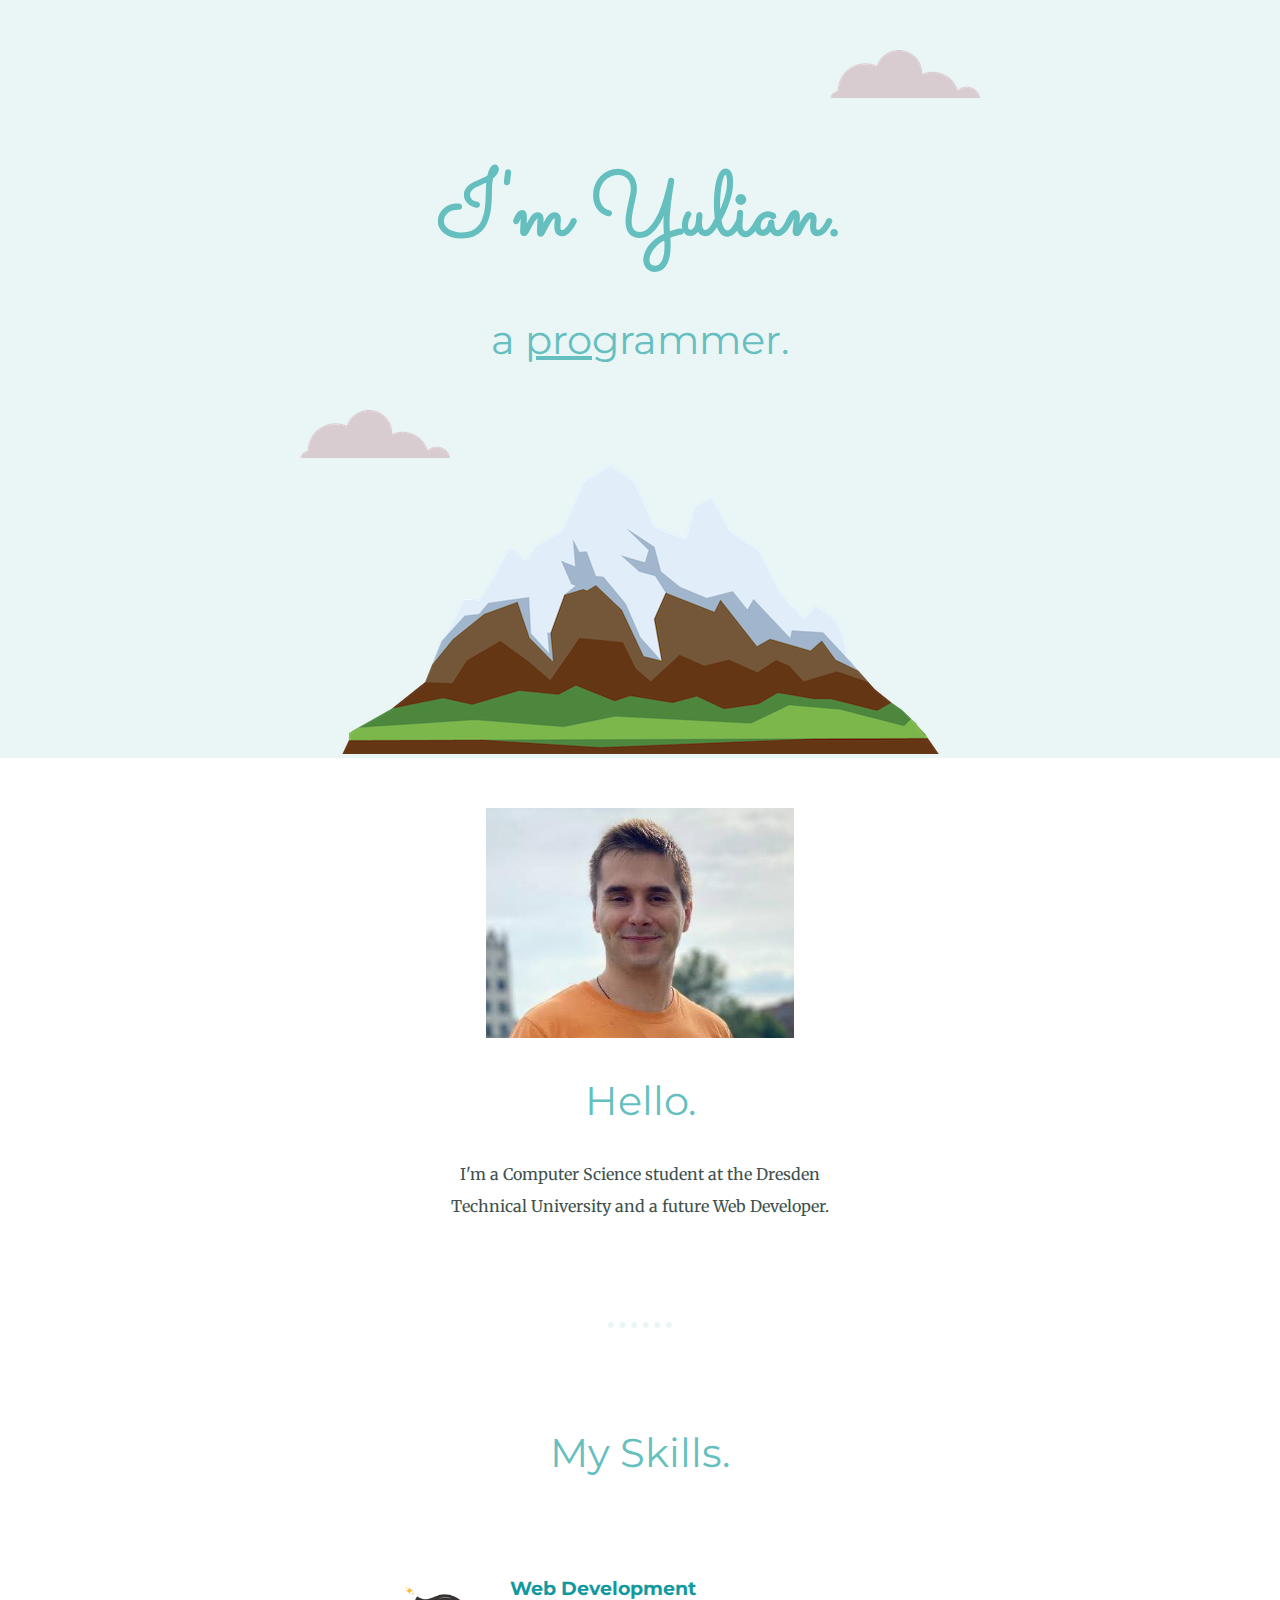
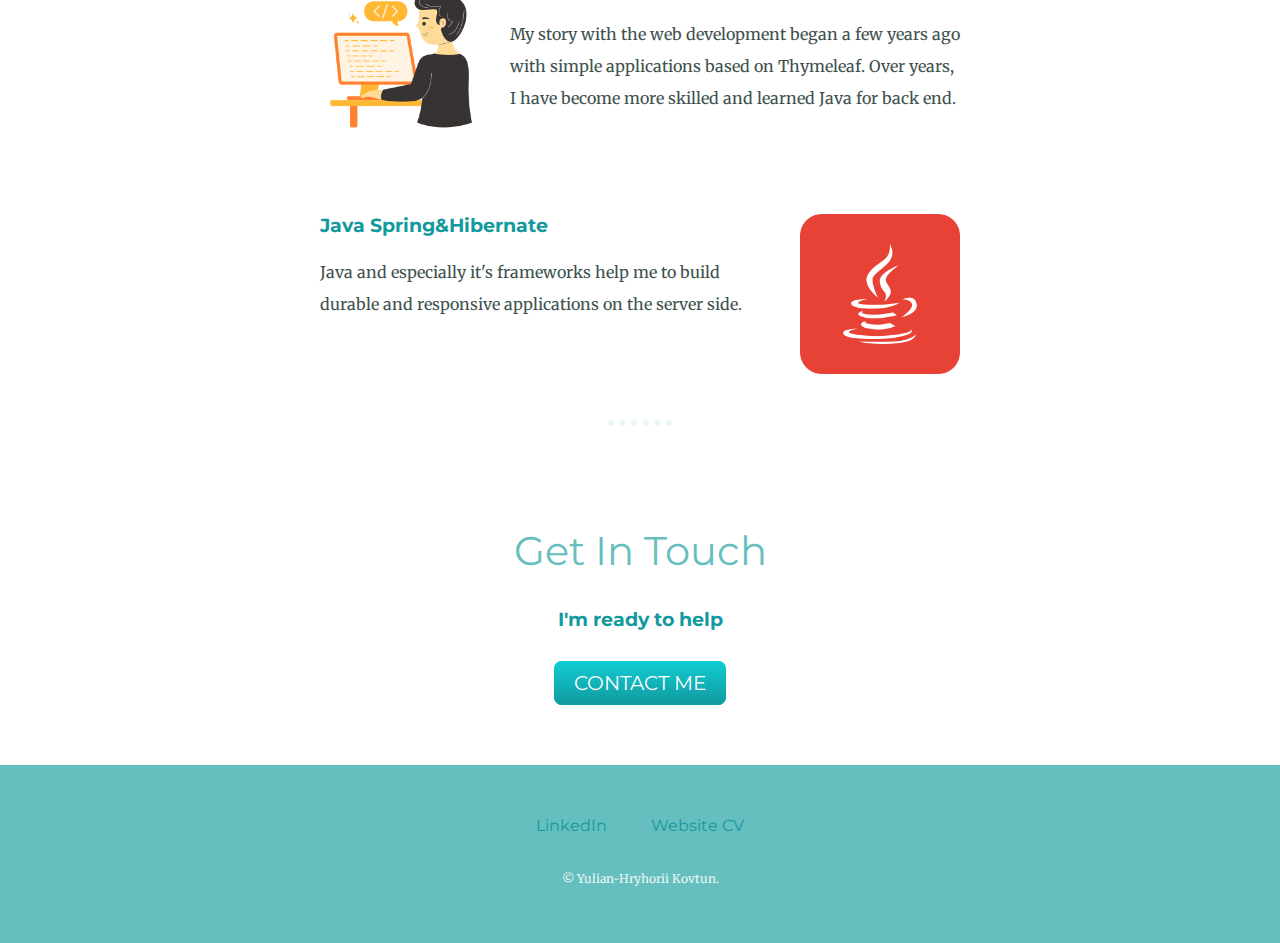
<file: index.html>
﻿<!DOCTYPE html>

<html lang="en" xmlns="http://www.w3.org/1999/xhtml">
<head>
    <meta charset="utf-8" />
    <title>Yulian's website</title>
    <link rel="stylesheet" href="css/styles.css" />
    <link rel="icon" href="favicon.ico" />
    <link rel="preconnect" href="https://fonts.googleapis.com">
    <link rel="preconnect" href="https://fonts.gstatic.com" crossorigin>
    <link href="https://fonts.googleapis.com/css2?family=Merriweather&family=Montserrat&family=Sacramento&display=swap" rel="stylesheet">
</head>
<body>
    <div class="top">
        <img class="top-cloud" src="images/cloud.png" alt="cloud-img" />
        <h1>I'm Yulian.</h1>
        <h2>a <span class="pro">pro</span>grammer.</h2>
        <img class="bottom-cloud" src="images/cloud.png" alt="cloud-img" />
        <img src="images/mountain.png" alt="mountain-img" />
    </div>
    <div class="middle-container">
        <div class="profile">
            <img src="images/myphoto.jpg" alt="profile-picture" height="230">
            <h2>Hello.</h2>
            <p class="intro-text">I'm a Computer Science student at the Dresden Technical University and a future Web Developer.</p>
        </div>
        <hr>
        <div class="skills">
            <h2>My Skills.</h2>
            <div class="skill-row">
                <img class="coding-img" src="images/coding.png" alt="Coding stickers created by kerismaker - Flaticon">
                <h3>Web Development</h3>
                <p>My story with the web development began a few years ago with simple applications based on Thymeleaf. Over years, I have become more skilled and learned Java for back end.</p>
            </div>
            <div class="skill-row">
                <img class="java-img" src="images/java.png" alt="Java icons created by riajulislam - Flaticon">
                <h3>Java Spring&Hibernate</h3>
                <p>Java and especially it's frameworks help me to build durable and responsive applications on the server side.</p>
            </div>
        </div>
        <hr>
        <div class="contact-me">
            <h2>Get In Touch</h2>
            <h3 id="contact-text">I'm ready to help</h3>
            <a class="btn" href="mailto:julian.kovtun@gmail.com">CONTACT ME</a>
        </div>
    </div>


    <div class="bottom-container">
        <a class="footer-link" href="https://www.linkedin.com/in/yulian-hryhorii-kovtun-431481181/">LinkedIn</a>
        <a class="footer-link" href="https://heyjey.github.io/CV/">Website CV</a>
        <p class="copyright">© Yulian-Hryhorii Kovtun.</p>
    </div>

</body>
</html>
</file>
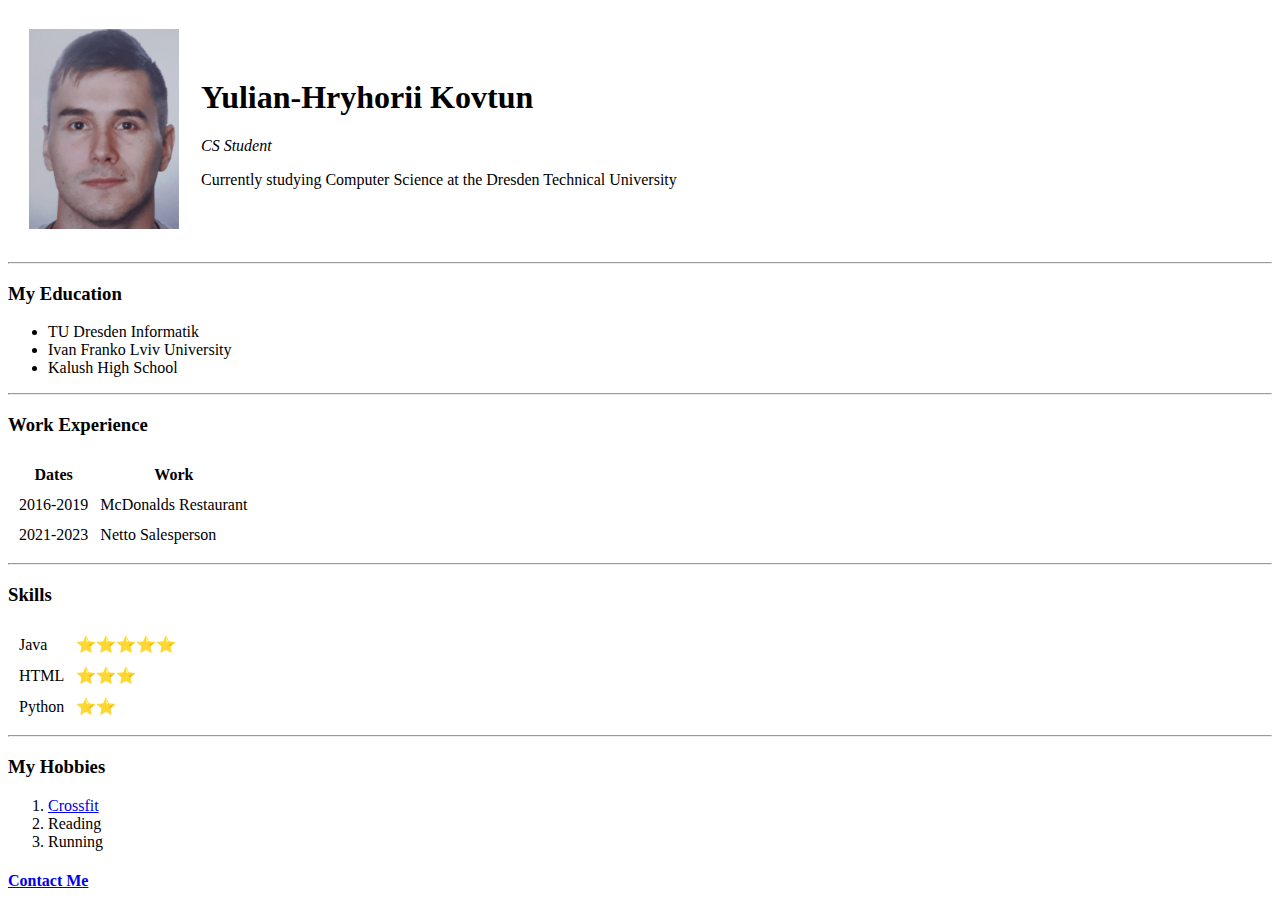
<file: Yulian's page.html>
﻿<!DOCTYPE html>

<html lang="en" xmlns="http://www.w3.org/1999/xhtml">
<head>
    <meta charset="utf-8" />
    <title>Yulian's Website</title>
</head>
<body>  
    <table cellspacing="20">
        <tr>
            <td>
                <img src="passport1.png" alt="Yulian's Foto" height="200" width="150"/> 
            </td> 
            <td>
                <h1>Yulian-Hryhorii Kovtun</h1>
                <p><em>CS Student</em></p>
                <p>Currently studying Computer Science at the Dresden Technical University</p>
            </td>
        </tr>
    </table>
    
    <hr /> 
    <h3>My Education</h3>
    <ul>
        <li>TU Dresden Informatik</li> 
        <li>Ivan Franko Lviv University</li> 
        <li>Kalush High School</li>
    </ul>   
    <hr />
    <h3>Work Experience</h3> 
    <table cellspacing="10">
        <thead>
            <tr>
                <th>
                    Dates
                </th> 
                <th>
                    Work
                </th>
            </tr> 
        </thead> 
        <tbody>
            <tr>
                <td>
                    2016-2019
                </td> 
                <td>
                    McDonalds Restaurant
                </td>
            </tr> 
            <tr>
                <td>
                    2021-2023
                </td> 
                <td>
                    Netto Salesperson
                </td>
            </tr>
        </tbody>
    </table>  
    <hr />
    <h3>Skills</h3>
    <table cellspacing="10">
        <tr>
            <td>
                Java
            </td>
            <td>
                ⭐⭐⭐⭐⭐
            </td>
        </tr>
        <tr>
            <td>
                HTML
            </td>
            <td>
                ⭐⭐⭐
            </td>
        </tr>
        <tr>
            <td>
                Python
            </td>
            <td>
                ⭐⭐
            </td>
        </tr>
    </table>
    <hr />
    <h3>My Hobbies</h3> 
    <ol>
        <li><a href="https://crossfitdd.com/">Crossfit</a></li> 
        <li>Reading</li> 
        <li>Running</li>
    </ol> 
    <h4><a href="Contact.html">Contact Me</a></h4>
</body>
</html>
</file>
<file: css/styles.css>
﻿
body { 
    color : #40514E;
    margin : 0;
    text-align: center; 
    font-family : 'Merriweather', serif;
}

h1 {
    font-size: 5.625rem;
    margin: 50px auto 0px auto;
    font-family: 'Sacramento', cursive;
    color: #66BFBF; 
}
 
h2 {
    font-family: 'Montserrat', sans-serif;
    font-size: 2.5rem;
    color: #66BFBF; 
    font-weight : normal;
}

h3 {
    font-family: 'Montserrat', sans-serif;
    color: #11999E;
}

a {
    color: #11999E;
    font-family: 'Montserrat', sans-serif; 
    margin : 10px 20px; 
    text-decoration : none;
} 

a:hover { 
    color : #EAF6F6;
}

.top {
    background-color: #EAF6F6; 
    position : relative; 
    padding-top : 100px;
} 

.middle-container { 
    margin-top : 50px;
}

.bottom-container {
    margin-top: 70px;
    background-color: #66BFBF; 
    padding : 50px 0 20px;
} 

.bottom-cloud { 
    position : absolute; 
    left : 300px; 
    bottom: 300px;
}

.top-cloud {
    position: absolute; 
    right: 300px; 
    top : 50px;
} 

.pro { 
    text-decoration : underline;
}

p {
    line-height: 2;
}

.skill-row { 
    width : 50%; 
    margin : 100px auto 100px auto; 
    text-align : left; 
}  

.coding-img { 
    width : 25%; 
    float : left; 
    margin-right : 30px;
} 

.java-img { 
    width : 25%; 
    float : right; 
    margin-left : 30px;
}

.intro-text {
    color: #40514E; 
    width : 30%; 
    margin : auto;
}

hr { 
    margin : 100px auto;
    border-style: none;
    border-top-style: dotted;
    border-color: #EAF6F6;
    width: 5%;
    border-width: 6px;
}

.btn {
    background: #11cdd4;
    background-image: -webkit-linear-gradient(top, #11cdd4, #11999e);
    background-image: -moz-linear-gradient(top, #11cdd4, #11999e);
    background-image: -ms-linear-gradient(top, #11cdd4, #11999e);
    background-image: -o-linear-gradient(top, #11cdd4, #11999e);
    background-image: linear-gradient(to bottom, #11cdd4, #11999e);
    -webkit-border-radius: 8;
    -moz-border-radius: 8;
    border-radius: 8px;
    font-family: 'Montserrat', sans-serif;
    color: #ffffff;
    font-size: 20px;
    padding: 10px 20px 10px 20px;
    text-decoration: none;
}

.btn:hover {
        background: #30e3cb;
        background-image: -webkit-linear-gradient(top, #30e3cb, #2bc4ad);
        background-image: -moz-linear-gradient(top, #30e3cb, #2bc4ad);
        background-image: -ms-linear-gradient(top, #30e3cb, #2bc4ad);
        background-image: -o-linear-gradient(top, #30e3cb, #2bc4ad);
        background-image: linear-gradient(to bottom, #30e3cb, #2bc4ad);
        text-decoration: none;
    } 

#contact-text { 
    margin-bottom : 40px;
} 

.copyright { 
    color : #EAF6F6; 
    font-size: 0.75rem; 
    padding : 20px 0px;
}
</file>
